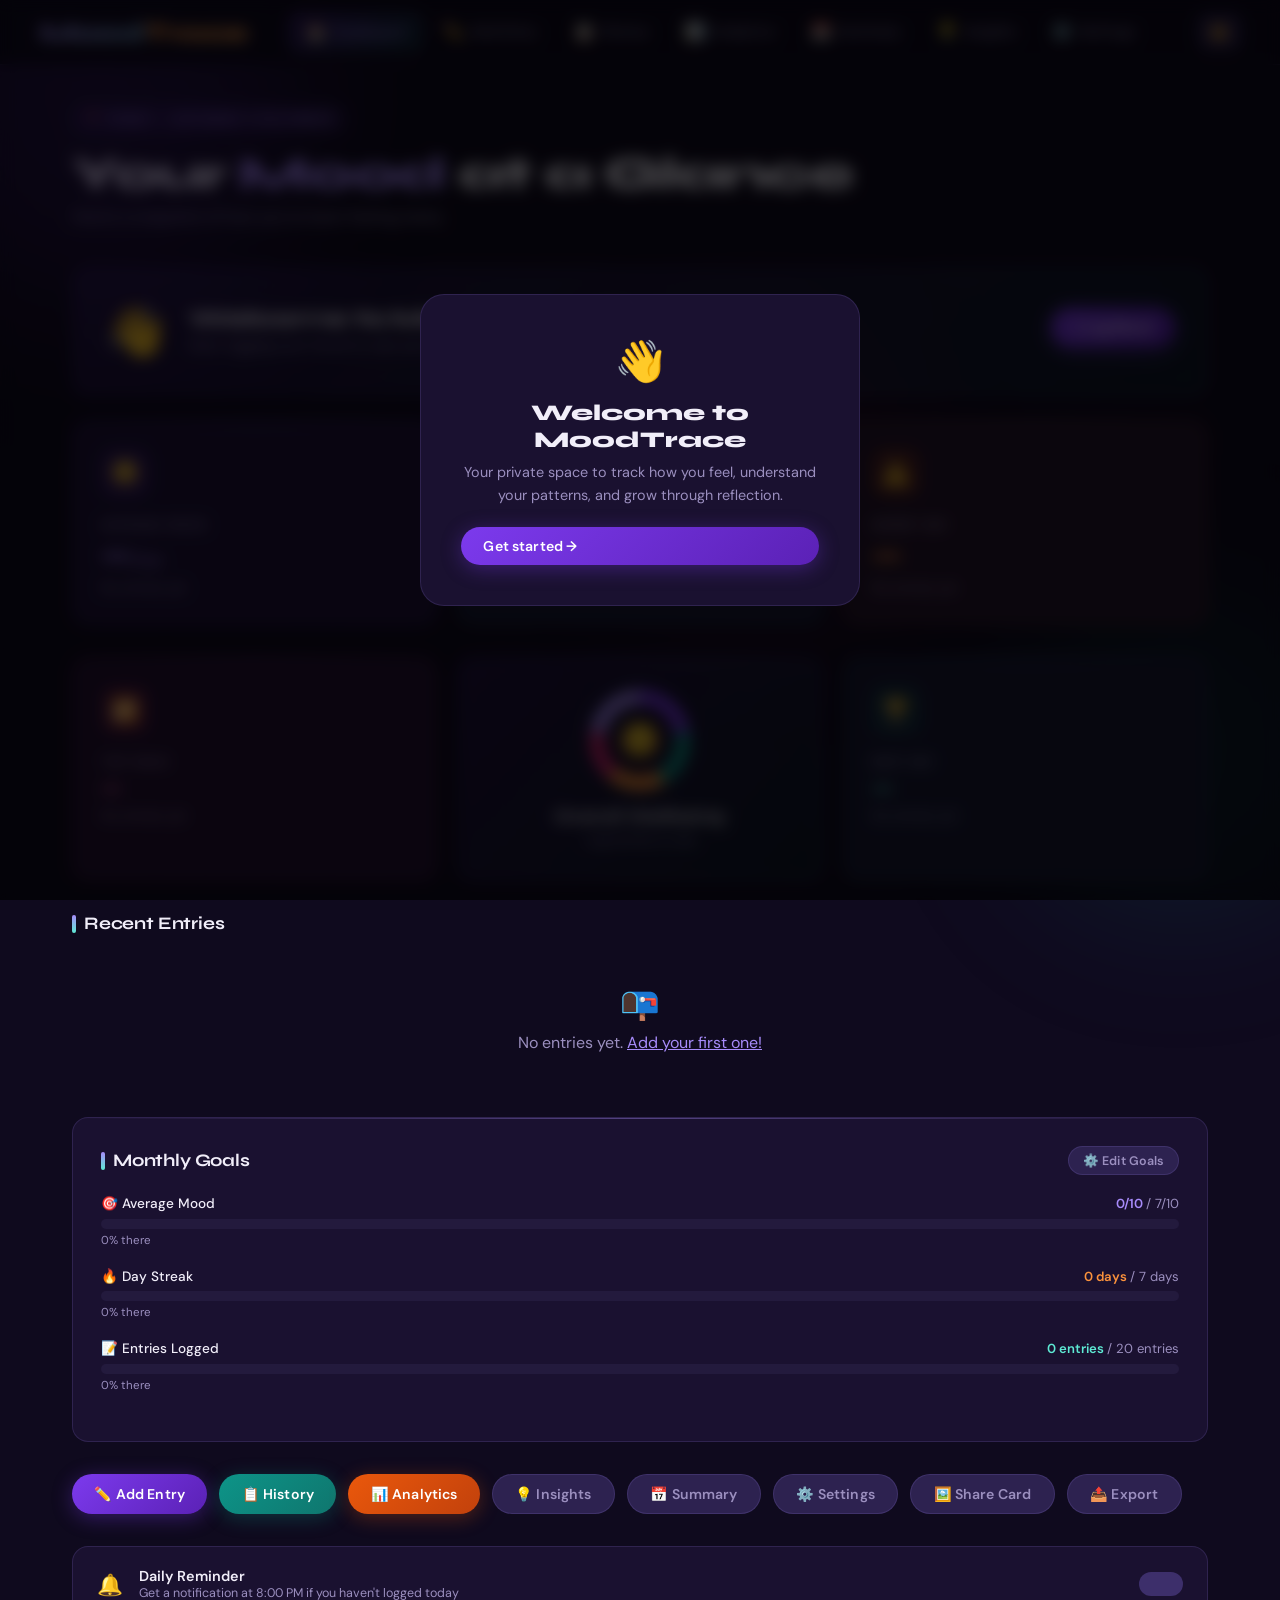
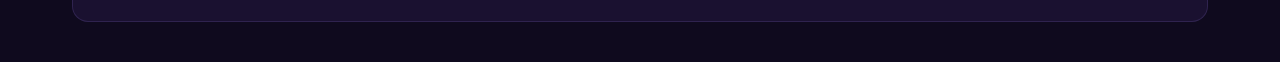
<file: index.html>
<!DOCTYPE html>
<html lang="en">
<head>
  <meta charset="UTF-8">
  <meta name="viewport" content="width=device-width, initial-scale=1.0">
  <title>MoodTrace – Dashboard</title>
  <link rel="manifest" href="manifest.json">
  <meta name="theme-color" content="#7C3AED">
  <link href="https://fonts.googleapis.com/css2?family=Syne:wght@400;500;600;700;800&family=DM+Sans:ital,wght@0,300;0,400;0,500;1,300&display=swap" rel="stylesheet">
  <link rel="stylesheet" href="styles.css">
</head>
<body data-page="dashboard">

<div class="ambient ambient-1"></div>
<div class="ambient ambient-2"></div>
<div class="ambient ambient-3"></div>

<!-- ─── ONBOARDING MODAL ─── -->
<div id="onboardingModal" style="display:none;position:fixed;inset:0;z-index:1000;background:rgba(0,0,0,0.7);backdrop-filter:blur(8px);align-items:center;justify-content:center;padding:1rem;overflow-y:auto">
  <div style="background:var(--bg2);border:1px solid var(--border);border-radius:24px;padding:2.5rem;max-width:440px;width:100%;text-align:center;margin:auto">

    <div id="onboardStep1">
      <div style="font-size:2.5rem;margin-bottom:0.75rem">👋</div>
      <h2 style="font-family:'Syne',sans-serif;font-weight:800;font-size:1.4rem;margin-bottom:0.5rem">Welcome to MoodTrace</h2>
      <p style="color:var(--text-muted);line-height:1.6;margin-bottom:1.25rem;font-size:0.9rem">Your private space to track how you feel, understand your patterns, and grow through reflection.</p>
      <button class="btn btn-primary" style="width:100%" onclick="nextOnboardingStep(2)">Get started →</button>
    </div>

    <div id="onboardStep2" style="display:none">
      <div style="font-size:2.5rem;margin-bottom:0.75rem">✏️</div>
      <h2 style="font-family:'Syne',sans-serif;font-weight:800;font-size:1.4rem;margin-bottom:0.5rem">Log your mood anytime</h2>
      <p style="color:var(--text-muted);line-height:1.6;margin-bottom:1.25rem;font-size:0.9rem">Pick an emoji, rate your intensity, choose a category, and write what's on your mind. You can log multiple times a day.</p>
      <button class="btn btn-primary" style="width:100%" onclick="nextOnboardingStep(3)">Next →</button>
    </div>

    <div id="onboardStep3" style="display:none">
      <div style="font-size:2.5rem;margin-bottom:0.75rem">📊</div>
      <h2 style="font-family:'Syne',sans-serif;font-weight:800;font-size:1.4rem;margin-bottom:0.5rem">Track what works for you</h2>
      <p style="color:var(--text-muted);line-height:1.6;margin-bottom:1.25rem;font-size:0.9rem">Log coping actions when you feel low. Over time, MoodTrace learns which ones actually help you most.</p>
      <button class="btn btn-primary" style="width:100%" onclick="nextOnboardingStep(4)">Next →</button>
    </div>

    <div id="onboardStep4" style="display:none">
      <div style="font-size:2.5rem;margin-bottom:0.75rem">✨</div>
      <h2 style="font-family:'Syne',sans-serif;font-weight:800;font-size:1.4rem;margin-bottom:0.5rem">Get a daily AI message</h2>
      <p style="color:var(--text-muted);line-height:1.6;margin-bottom:1.25rem;font-size:0.9rem">Every day, your dashboard shows a personalised message based on your mood entries — warm, honest, and just for you.</p>
      <button class="btn btn-primary" style="width:100%" onclick="finishOnboarding()">Let's go! 🚀</button>
    </div>

  </div>
</div>

<!-- ─── EDIT MODAL ─── -->
<div id="editModal" style="display:none;position:fixed;inset:0;z-index:999;background:rgba(0,0,0,0.7);backdrop-filter:blur(8px);align-items:center;justify-content:center;padding:1rem;overflow-y:auto">
  <div style="background:var(--bg2);border:1px solid var(--border);border-radius:20px;padding:2rem;max-width:500px;width:100%">
    <div style="display:flex;align-items:center;justify-content:space-between;margin-bottom:1.5rem">
      <h3 style="font-family:'Syne',sans-serif;font-weight:700">Edit Entry</h3>
      <button onclick="closeEditModal()" style="background:none;border:none;color:var(--text-muted);cursor:pointer;font-size:1.2rem">✕</button>
    </div>
    <input type="hidden" id="editEntryId">
    <div class="form-section">
      <label class="form-label">Mood</label>
      <div class="emoji-grid">
        <div class="emoji-option edit-emoji-option" data-emoji="😄" onclick="selectEditEmoji(this)">😄<div class="emoji-label">Great</div></div>
        <div class="emoji-option edit-emoji-option" data-emoji="😊" onclick="selectEditEmoji(this)">😊<div class="emoji-label">Good</div></div>
        <div class="emoji-option edit-emoji-option" data-emoji="😐" onclick="selectEditEmoji(this)">😐<div class="emoji-label">Meh</div></div>
        <div class="emoji-option edit-emoji-option" data-emoji="😟" onclick="selectEditEmoji(this)">😟<div class="emoji-label">Low</div></div>
        <div class="emoji-option edit-emoji-option" data-emoji="😤" onclick="selectEditEmoji(this)">😤<div class="emoji-label">Angry</div></div>
        <div class="emoji-option edit-emoji-option" data-emoji="😰" onclick="selectEditEmoji(this)">😰<div class="emoji-label">Anxious</div></div>
        <div class="emoji-option edit-emoji-option" data-emoji="😭" onclick="selectEditEmoji(this)">😭<div class="emoji-label">Awful</div></div>
        <div class="emoji-option edit-emoji-option" data-emoji="🤩" onclick="selectEditEmoji(this)">🤩<div class="emoji-label">Elated</div></div>
      </div>
    </div>
    <div class="form-section">
      <label class="form-label">Intensity</label>
      <div class="slider-row">
        <span>😶</span>
        <input type="range" id="editSlider" class="slider" min="1" max="10" value="7" oninput="document.getElementById('editSliderVal').textContent=this.value">
        <span>🤯</span>
        <div class="slider-val" id="editSliderVal">7</div>
      </div>
    </div>
    <div class="form-section">
      <label class="form-label">Category</label>
      <div class="category-chips">
        <div class="chip edit-chip" data-cat="work" onclick="selectEditChip(this,'work')">💼 Work</div>
        <div class="chip edit-chip" data-cat="money" onclick="selectEditChip(this,'money')">💰 Money</div>
        <div class="chip edit-chip" data-cat="rel" onclick="selectEditChip(this,'rel')">❤️ Relationships</div>
        <div class="chip edit-chip" data-cat="health" onclick="selectEditChip(this,'health')">🏃 Health</div>
        <div class="chip edit-chip" data-cat="school" onclick="selectEditChip(this,'school')">📚 School</div>
      </div>
    </div>
    <div class="form-section">
      <label class="form-label">Date & Time</label>
      <input type="datetime-local" id="editDatetime" class="form-input">
    </div>
    <div class="form-section">
      <label class="form-label">Description</label>
      <textarea id="editDescription" class="form-textarea" style="min-height:80px"></textarea>
    </div>
    <div style="display:flex;gap:0.75rem">
      <button class="btn btn-primary" onclick="saveEdit()" style="flex:1">💾 Save Changes</button>
      <button class="btn btn-ghost" onclick="closeEditModal()">Cancel</button>
    </div>
  </div>
</div>

<nav>
  <div class="nav-inner">
    <div class="logo">Mood<span>Trace</span></div>
    <ul class="nav-links">
      <li><a href="index.html" class="active"><span class="nav-icon">🏠</span><span class="label">Dashboard</span></a></li>
      <li><a href="add-entry.html"><span class="nav-icon">✏️</span><span class="label">Add Entry</span></a></li>
      <li><a href="history.html"><span class="nav-icon">📋</span><span class="label">History</span></a></li>
      <li><a href="analytics.html"><span class="nav-icon">📊</span><span class="label">Analytics</span></a></li>
      <li><a href="monthly.html"><span class="nav-icon">📅</span><span class="label">Summary</span></a></li>
      <li><a href="insights.html"><span class="nav-icon">💡</span><span class="label">Insights</span></a></li>
      <li><a href="settings.html"><span class="nav-icon">⚙️</span><span class="label">Settings</span></a></li>
    </ul>
    <button id="themeToggle" onclick="toggleTheme()" title="Toggle theme" style="margin-left:1rem;background:var(--surface);border:1px solid var(--border);border-radius:8px;padding:0.4rem 0.6rem;cursor:pointer;font-size:1rem;color:var(--text)">☀️</button>
  </div>
</nav>

<!-- ─── BOTTOM NAV (mobile only) ─── -->
<nav class="bottom-nav">
  <ul>
    <li><a href="index.html" class="active"><span class="bn-icon">🏠</span>Home</a></li>
    <li><a href="add-entry.html"><span class="bn-icon">✏️</span>Add</a></li>
    <li><a href="history.html"><span class="bn-icon">📋</span>History</a></li>
    <li><a href="analytics.html"><span class="bn-icon">📊</span>Analytics</a></li>
    <li><a href="monthly.html"><span class="bn-icon">📅</span>Summary</a></li>
  </ul>
</nav>

<div class="container">

  <div class="page-header">
    <div class="page-tag">📍 Today — <span id="todayLabel"></span></div>
    <h1 class="page-title">Your <span class="accent-purple">Mood</span> at a Glance</h1>
    <p class="page-subtitle">Here's a snapshot of how you've been feeling lately.</p>
  </div>

  <!-- Welcome banner -->
  <div class="welcome-banner">
    <div class="welcome-emoji">👋</div>
    <div class="welcome-text">
      <h2 id="welcomeMsg">Good to see you!</h2>
      <p id="welcomeSub">Start logging your mood to see your insights here.</p>
    </div>
    <div style="margin-left:auto;display:flex;flex-direction:column;align-items:flex-end;gap:0.5rem">
      <a href="add-entry.html" class="btn btn-primary">+ Log Mood</a>
      <span id="todayLogCount" style="font-size:0.75rem;color:var(--text-muted)"></span>
    </div>
  </div>

  <!-- AI Message Card -->
  <div id="aiMessageCard" style="display:none;background:linear-gradient(135deg,rgba(124,58,237,0.12),rgba(13,148,136,0.08));border:1px solid rgba(124,58,237,0.25);border-radius:var(--radius);padding:1.5rem;margin-bottom:1.5rem"></div>

  <!-- Stat Cards Row 1 -->
  <div class="grid-3 section-gap">
    <div class="card stat-card purple">
      <div class="stat-icon purple">😊</div>
      <div class="stat-label">Average Mood</div>
      <div class="stat-value purple" id="statAvgMood">—<span style="font-size:1rem;opacity:0.6">/10</span></div>
      <div class="stat-sub" id="statAvgSub">No entries yet</div>
    </div>
    <div class="card stat-card teal">
      <div class="stat-icon teal">📅</div>
      <div class="stat-label">Entries This Month</div>
      <div class="stat-value teal" id="statEntryCount">0</div>
      <div class="stat-sub" id="statStreakSub">No streak yet</div>
    </div>
    <div class="card stat-card orange">
      <div class="stat-icon orange">⚠️</div>
      <div class="stat-label">Worst Day</div>
      <div class="stat-value orange" id="statWorstDay">—</div>
      <div class="stat-sub" id="statWorstSub">No entries yet</div>
    </div>
  </div>

  <!-- Stat Cards Row 2 -->
  <div class="grid-3 section-gap">
    <div class="card stat-card pink">
      <div class="stat-icon pink">🔁</div>
      <div class="stat-label">Top Issue</div>
      <div class="stat-value pink" id="statTopIssue" style="font-size:1.4rem">—</div>
      <div class="stat-sub" id="statTopIssueSub">No entries yet</div>
    </div>
    <div class="card mood-ring-card">
      <div class="mood-ring"></div>
      <div class="mood-ring-label">Overall Wellbeing</div>
      <div class="mood-ring-sub" id="statWellbeing">Log entries to see</div>
    </div>
    <div class="card stat-card teal">
      <div class="stat-icon teal">🏆</div>
      <div class="stat-label">Best Day</div>
      <div class="stat-value teal" id="statBestDay" style="font-size:1.4rem">—</div>
      <div class="stat-sub" id="statBestSub">No entries yet</div>
    </div>
  </div>

  <!-- Recent Entries -->
  <div class="section-gap">
    <div class="section-title">Recent Entries</div>
    <div id="recentEntries">
      <div style="text-align:center;padding:2rem;color:var(--text-muted)">
        <div style="font-size:2rem;margin-bottom:0.5rem">📭</div>
        <p>No entries yet. <a href="add-entry.html" style="color:var(--purple-light)">Add your first one!</a></p>
      </div>
    </div>
  </div>

  <!-- Goals -->
  <div class="card section-gap" style="padding:1.75rem">
    <div id="goalsSection"></div>
  </div>

  <div class="quick-actions">
    <a href="add-entry.html"  class="btn btn-primary">✏️ Add Entry</a>
    <a href="history.html"    class="btn btn-teal">📋 History</a>
    <a href="analytics.html"  class="btn btn-orange">📊 Analytics</a>
    <a href="insights.html"   class="btn btn-ghost">💡 Insights</a>
    <a href="monthly.html"    class="btn btn-ghost">📅 Summary</a>
    <a href="settings.html"   class="btn btn-ghost">⚙️ Settings</a>
    <button class="btn btn-ghost" onclick="generateShareCard()">🖼️ Share Card</button>
    <button class="btn btn-ghost" onclick="exportCSV()">📤 Export</button>
  </div>

  <!-- Reminder toggle -->
  <div style="margin-top:2rem;padding:1.25rem 1.5rem;background:var(--bg2);border:1px solid var(--border);border-radius:var(--radius);display:flex;align-items:center;gap:1rem">
    <span style="font-size:1.3rem">🔔</span>
    <div style="flex:1">
      <div style="font-weight:600;font-size:0.9rem">Daily Reminder</div>
      <div style="font-size:0.78rem;color:var(--text-muted)">Get a notification at 8:00 PM if you haven't logged today</div>
    </div>
    <label style="position:relative;display:inline-block;width:44px;height:24px">
      <input type="checkbox" id="reminderToggle" style="opacity:0;width:0;height:0">
      <span style="position:absolute;cursor:pointer;inset:0;background:var(--surface2);border-radius:24px;transition:0.3s" id="reminderSlider"></span>
    </label>
  </div>

</div>

<script src="app.js"></script>
<script>
  // Style the reminder toggle
  const toggle = document.getElementById('reminderToggle');
  const sliderEl = document.getElementById('reminderSlider');
  function updateToggleStyle() {
    sliderEl.style.background = toggle.checked ? 'var(--purple)' : 'var(--surface2)';
  }
  toggle.addEventListener('change', updateToggleStyle);
  updateToggleStyle();
</script>
</body>
</html>
</file>
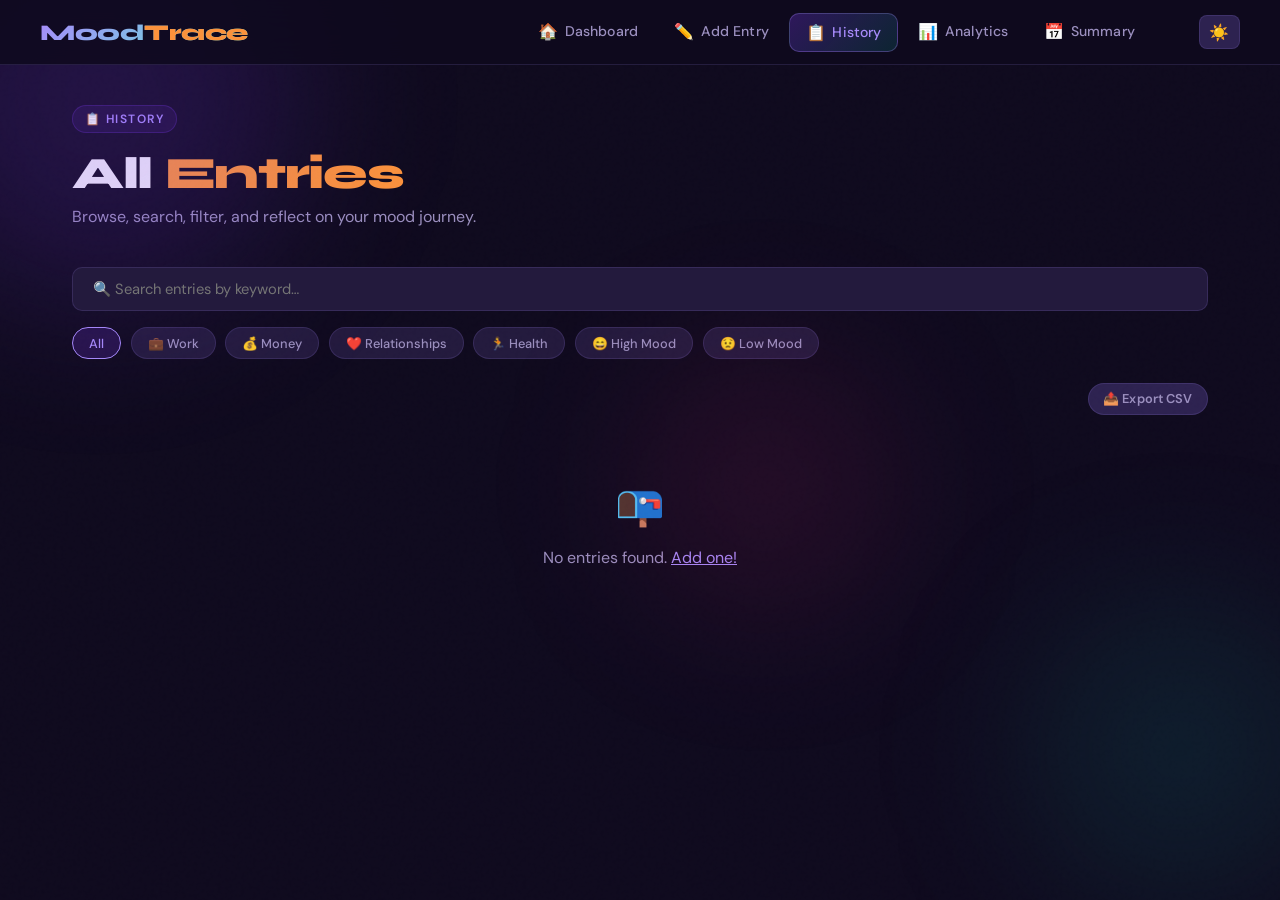
<file: history.html>
<!DOCTYPE html>
<html lang="en">
<head>
  <meta charset="UTF-8">
  <meta name="viewport" content="width=device-width, initial-scale=1.0">
  <title>MoodTrace – History</title>
  <link rel="manifest" href="manifest.json">
  <link href="https://fonts.googleapis.com/css2?family=Syne:wght@400;500;600;700;800&family=DM+Sans:ital,wght@0,300;0,400;0,500;1,300&display=swap" rel="stylesheet">
  <link rel="stylesheet" href="styles.css">
</head>
<body data-page="history">

<div class="ambient ambient-1"></div>
<div class="ambient ambient-2"></div>
<div class="ambient ambient-3"></div>

<!-- Edit Modal -->
<div id="editModal" style="display:none;position:fixed;inset:0;z-index:999;background:rgba(0,0,0,0.7);backdrop-filter:blur(8px);align-items:center;justify-content:center;padding:1rem;overflow-y:auto">
  <div style="background:var(--bg2);border:1px solid var(--border);border-radius:20px;padding:2rem;max-width:500px;width:100%">
    <div style="display:flex;align-items:center;justify-content:space-between;margin-bottom:1.5rem">
      <h3 style="font-family:'Syne',sans-serif;font-weight:700">Edit Entry</h3>
      <button onclick="closeEditModal()" style="background:none;border:none;color:var(--text-muted);cursor:pointer;font-size:1.2rem">✕</button>
    </div>
    <input type="hidden" id="editEntryId">
    <div class="form-section">
      <label class="form-label">Mood</label>
      <div class="emoji-grid">
        <div class="emoji-option edit-emoji-option" data-emoji="😄" onclick="selectEditEmoji(this)">😄<div class="emoji-label">Great</div></div>
        <div class="emoji-option edit-emoji-option" data-emoji="😊" onclick="selectEditEmoji(this)">😊<div class="emoji-label">Good</div></div>
        <div class="emoji-option edit-emoji-option" data-emoji="😐" onclick="selectEditEmoji(this)">😐<div class="emoji-label">Meh</div></div>
        <div class="emoji-option edit-emoji-option" data-emoji="😟" onclick="selectEditEmoji(this)">😟<div class="emoji-label">Low</div></div>
        <div class="emoji-option edit-emoji-option" data-emoji="😤" onclick="selectEditEmoji(this)">😤<div class="emoji-label">Angry</div></div>
        <div class="emoji-option edit-emoji-option" data-emoji="😰" onclick="selectEditEmoji(this)">😰<div class="emoji-label">Anxious</div></div>
        <div class="emoji-option edit-emoji-option" data-emoji="😭" onclick="selectEditEmoji(this)">😭<div class="emoji-label">Awful</div></div>
        <div class="emoji-option edit-emoji-option" data-emoji="🤩" onclick="selectEditEmoji(this)">🤩<div class="emoji-label">Elated</div></div>
      </div>
    </div>
    <div class="form-section">
      <label class="form-label">Intensity</label>
      <div class="slider-row">
        <span>😶</span>
        <input type="range" id="editSlider" class="slider" min="1" max="10" value="7" oninput="document.getElementById('editSliderVal').textContent=this.value">
        <span>🤯</span>
        <div class="slider-val" id="editSliderVal">7</div>
      </div>
    </div>
    <div class="form-section">
      <label class="form-label">Category</label>
      <div class="category-chips">
        <div class="chip edit-chip" data-cat="work" onclick="selectEditChip(this,'work')">💼 Work</div>
        <div class="chip edit-chip" data-cat="money" onclick="selectEditChip(this,'money')">💰 Money</div>
        <div class="chip edit-chip" data-cat="rel" onclick="selectEditChip(this,'rel')">❤️ Relationships</div>
        <div class="chip edit-chip" data-cat="health" onclick="selectEditChip(this,'health')">🏃 Health</div>
      </div>
    </div>
    <div class="form-section">
      <label class="form-label">Date & Time</label>
      <input type="datetime-local" id="editDatetime" class="form-input">
    </div>
    <div class="form-section">
      <label class="form-label">Description</label>
      <textarea id="editDescription" class="form-textarea" style="min-height:80px"></textarea>
    </div>
    <div style="display:flex;gap:0.75rem">
      <button class="btn btn-primary" onclick="saveEdit()" style="flex:1">💾 Save Changes</button>
      <button class="btn btn-ghost" onclick="closeEditModal()">Cancel</button>
    </div>
  </div>
</div>

<nav>
  <div class="nav-inner">
    <div class="logo">Mood<span>Trace</span></div>
    <ul class="nav-links">
      <li><a href="index.html"><span class="nav-icon">🏠</span><span class="label">Dashboard</span></a></li>
      <li><a href="add-entry.html"><span class="nav-icon">✏️</span><span class="label">Add Entry</span></a></li>
      <li><a href="history.html" class="active"><span class="nav-icon">📋</span><span class="label">History</span></a></li>
      <li><a href="analytics.html"><span class="nav-icon">📊</span><span class="label">Analytics</span></a></li>
      <li><a href="monthly.html"><span class="nav-icon">📅</span><span class="label">Summary</span></a></li>
    </ul>
    <button id="themeToggle" onclick="toggleTheme()" style="margin-left:1rem;background:var(--surface);border:1px solid var(--border);border-radius:8px;padding:0.4rem 0.6rem;cursor:pointer;font-size:1rem;color:var(--text)">☀️</button>
  </div>
</nav>

<div class="container">
  <div class="page-header">
    <div class="page-tag">📋 History</div>
    <h1 class="page-title">All <span class="accent-orange">Entries</span></h1>
    <p class="page-subtitle">Browse, search, filter, and reflect on your mood journey.</p>
  </div>

  <!-- Search -->
  <div style="margin-bottom:1rem;position:relative">
    <input id="searchInput" type="text" class="form-input" placeholder="🔍 Search entries by keyword…" style="width:100%;padding-left:1.25rem">
  </div>

  <!-- Filters -->
  <div class="history-filters">
    <div class="filter-chip active" data-filter="all">All</div>
    <div class="filter-chip" data-filter="work">💼 Work</div>
    <div class="filter-chip" data-filter="money">💰 Money</div>
    <div class="filter-chip" data-filter="rel">❤️ Relationships</div>
    <div class="filter-chip" data-filter="health">🏃 Health</div>
    <div class="filter-chip" data-filter="high">😄 High Mood</div>
    <div class="filter-chip" data-filter="low">😟 Low Mood</div>
  </div>

  <div style="display:flex;align-items:center;justify-content:space-between;margin-bottom:1rem">
    <p id="entryCount" style="font-size:0.82rem;color:var(--text-muted)"></p>
    <button class="btn btn-ghost" style="font-size:0.8rem;padding:0.4rem 0.9rem" onclick="exportCSV()">📤 Export CSV</button>
  </div>

  <div id="historyList"></div>
</div>

<script src="app.js"></script>
</body>
</html>
</file>
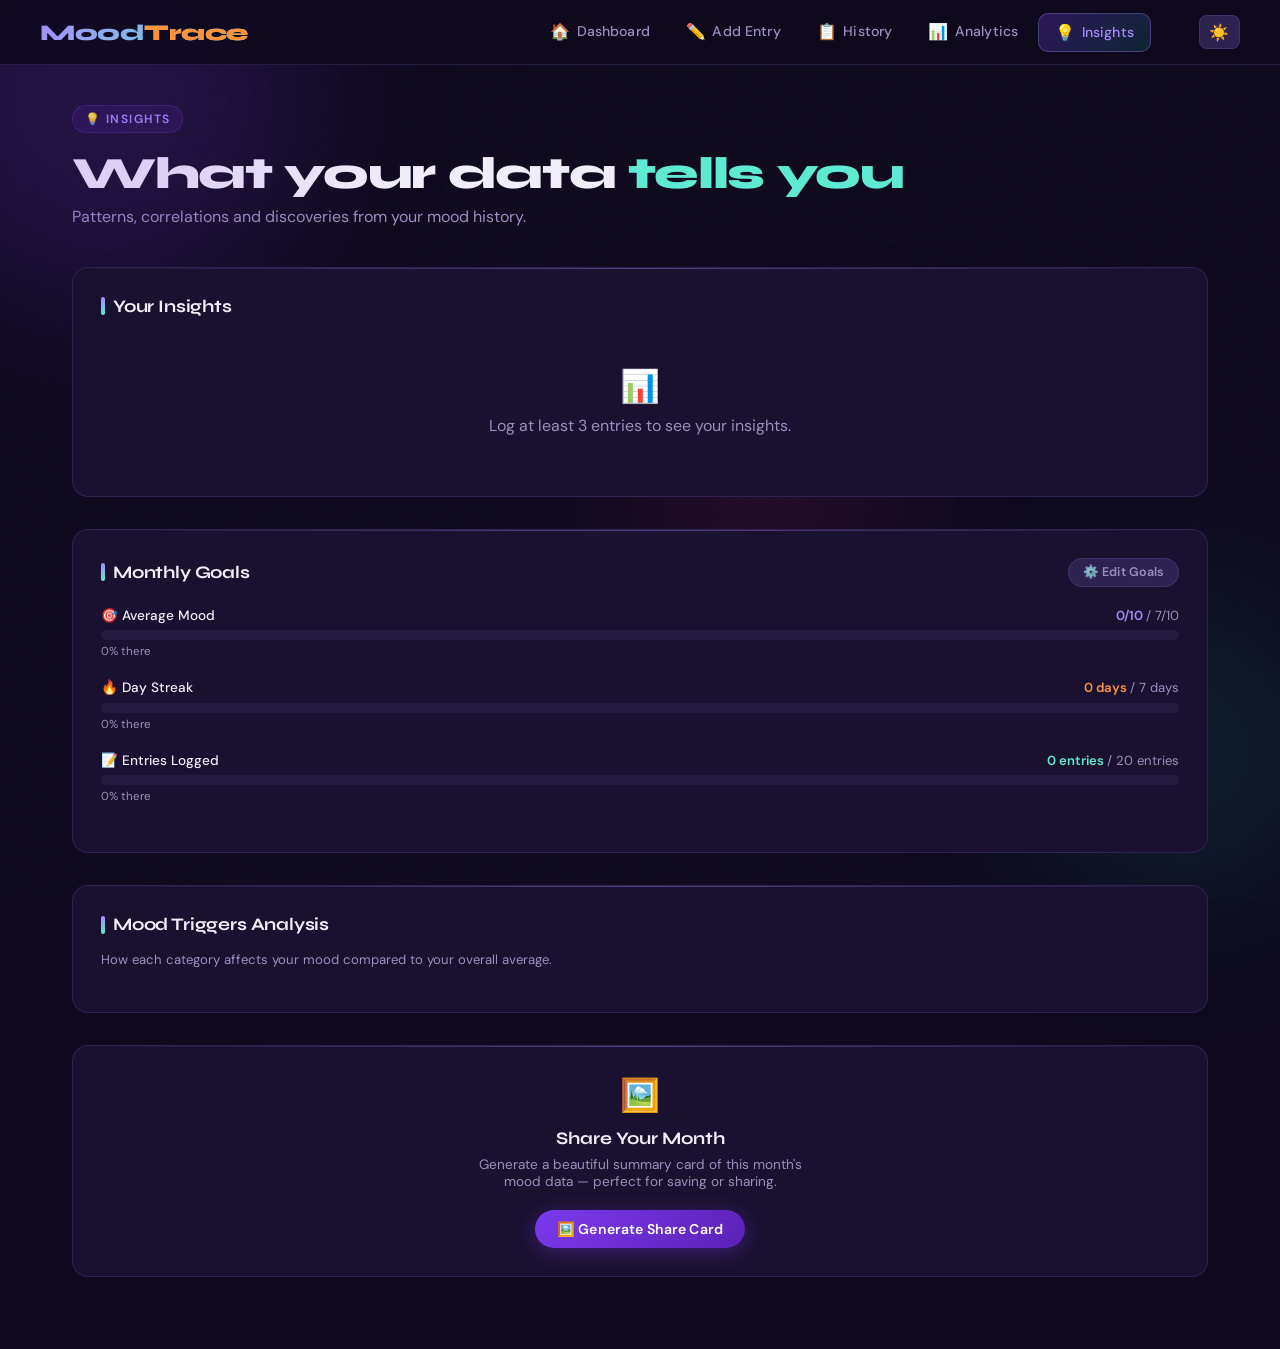
<file: insights.html>
<!DOCTYPE html>
<html lang="en">
<head>
  <meta charset="UTF-8">
  <meta name="viewport" content="width=device-width, initial-scale=1.0">
  <title>MoodTrace – Insights</title>
  <link rel="manifest" href="manifest.json">
  <link href="https://fonts.googleapis.com/css2?family=Syne:wght@400;500;600;700;800&family=DM+Sans:ital,wght@0,300;0,400;0,500;1,300&display=swap" rel="stylesheet">
  <link rel="stylesheet" href="styles.css">
</head>
<body data-page="insights">

<div class="ambient ambient-1"></div>
<div class="ambient ambient-2"></div>
<div class="ambient ambient-3"></div>

<nav>
  <div class="nav-inner">
    <div class="logo">Mood<span>Trace</span></div>
    <ul class="nav-links">
      <li><a href="index.html"><span class="nav-icon">🏠</span><span class="label">Dashboard</span></a></li>
      <li><a href="add-entry.html"><span class="nav-icon">✏️</span><span class="label">Add Entry</span></a></li>
      <li><a href="history.html"><span class="nav-icon">📋</span><span class="label">History</span></a></li>
      <li><a href="analytics.html"><span class="nav-icon">📊</span><span class="label">Analytics</span></a></li>
      <li><a href="insights.html" class="active"><span class="nav-icon">💡</span><span class="label">Insights</span></a></li>
    </ul>
    <button id="themeToggle" onclick="toggleTheme()" style="margin-left:1rem;background:var(--surface);border:1px solid var(--border);border-radius:8px;padding:0.4rem 0.6rem;cursor:pointer;font-size:1rem;color:var(--text)">☀️</button>
  </div>
</nav>

<div class="container">

  <div class="page-header">
    <div class="page-tag">💡 Insights</div>
    <h1 class="page-title">What your data <span class="accent-teal">tells you</span></h1>
    <p class="page-subtitle">Patterns, correlations and discoveries from your mood history.</p>
  </div>

  <!-- Data Insights -->
  <div class="card section-gap" style="padding:1.75rem">
    <div class="section-title">Your Insights</div>
    <div id="insightsSection"></div>
  </div>

  <!-- Goals -->
  <div class="card section-gap" style="padding:1.75rem">
    <div id="goalsSection"></div>
  </div>

  <!-- Mood Triggers Table -->
  <div class="card section-gap" style="padding:1.75rem">
    <div class="section-title">Mood Triggers Analysis</div>
    <p style="font-size:0.82rem;color:var(--text-muted);margin-bottom:1rem">How each category affects your mood compared to your overall average.</p>
    <div id="triggersSection"></div>
  </div>

  <!-- Share Card -->
  <div class="card section-gap" style="padding:1.75rem;text-align:center">
    <div style="font-size:2rem;margin-bottom:0.75rem">🖼️</div>
    <div style="font-family:'Syne',sans-serif;font-weight:700;font-size:1.1rem;margin-bottom:0.4rem">Share Your Month</div>
    <p style="font-size:0.85rem;color:var(--text-muted);margin-bottom:1.25rem;max-width:360px;margin-left:auto;margin-right:auto">Generate a beautiful summary card of this month's mood data — perfect for saving or sharing.</p>
    <button class="btn btn-primary" onclick="generateShareCard()">🖼️ Generate Share Card</button>
  </div>

  <!-- App Rating -->
  <div id="appRatingWidget" style="display:none" class="card" style="padding:1.75rem;text-align:center">
    <div style="padding:1.75rem;text-align:center">
      <div style="font-size:1.5rem;margin-bottom:0.5rem">How are you finding MoodTrace?</div>
      <div style="font-size:0.85rem;color:var(--text-muted);margin-bottom:1rem">Your rating helps improve the app</div>
      <div id="ratingStars" style="display:flex;justify-content:center;gap:0.5rem;margin-bottom:0.75rem">
        <span class="rating-star" data-val="1" style="font-size:2rem;cursor:pointer;transition:transform 0.15s" onmouseover="this.style.transform='scale(1.2)'" onmouseout="this.style.transform='scale(1)'">☆</span>
        <span class="rating-star" data-val="2" style="font-size:2rem;cursor:pointer;transition:transform 0.15s" onmouseover="this.style.transform='scale(1.2)'" onmouseout="this.style.transform='scale(1)'">☆</span>
        <span class="rating-star" data-val="3" style="font-size:2rem;cursor:pointer;transition:transform 0.15s" onmouseover="this.style.transform='scale(1.2)'" onmouseout="this.style.transform='scale(1)'">☆</span>
        <span class="rating-star" data-val="4" style="font-size:2rem;cursor:pointer;transition:transform 0.15s" onmouseover="this.style.transform='scale(1.2)'" onmouseout="this.style.transform='scale(1)'">☆</span>
        <span class="rating-star" data-val="5" style="font-size:2rem;cursor:pointer;transition:transform 0.15s" onmouseover="this.style.transform='scale(1.2)'" onmouseout="this.style.transform='scale(1)'">☆</span>
      </div>
      <div id="ratingThanks" style="display:none;color:var(--teal-light);font-weight:600">Thank you! 🙏</div>
    </div>
  </div>

</div>

<script src="app.js"></script>
</body>
</html>
</file>
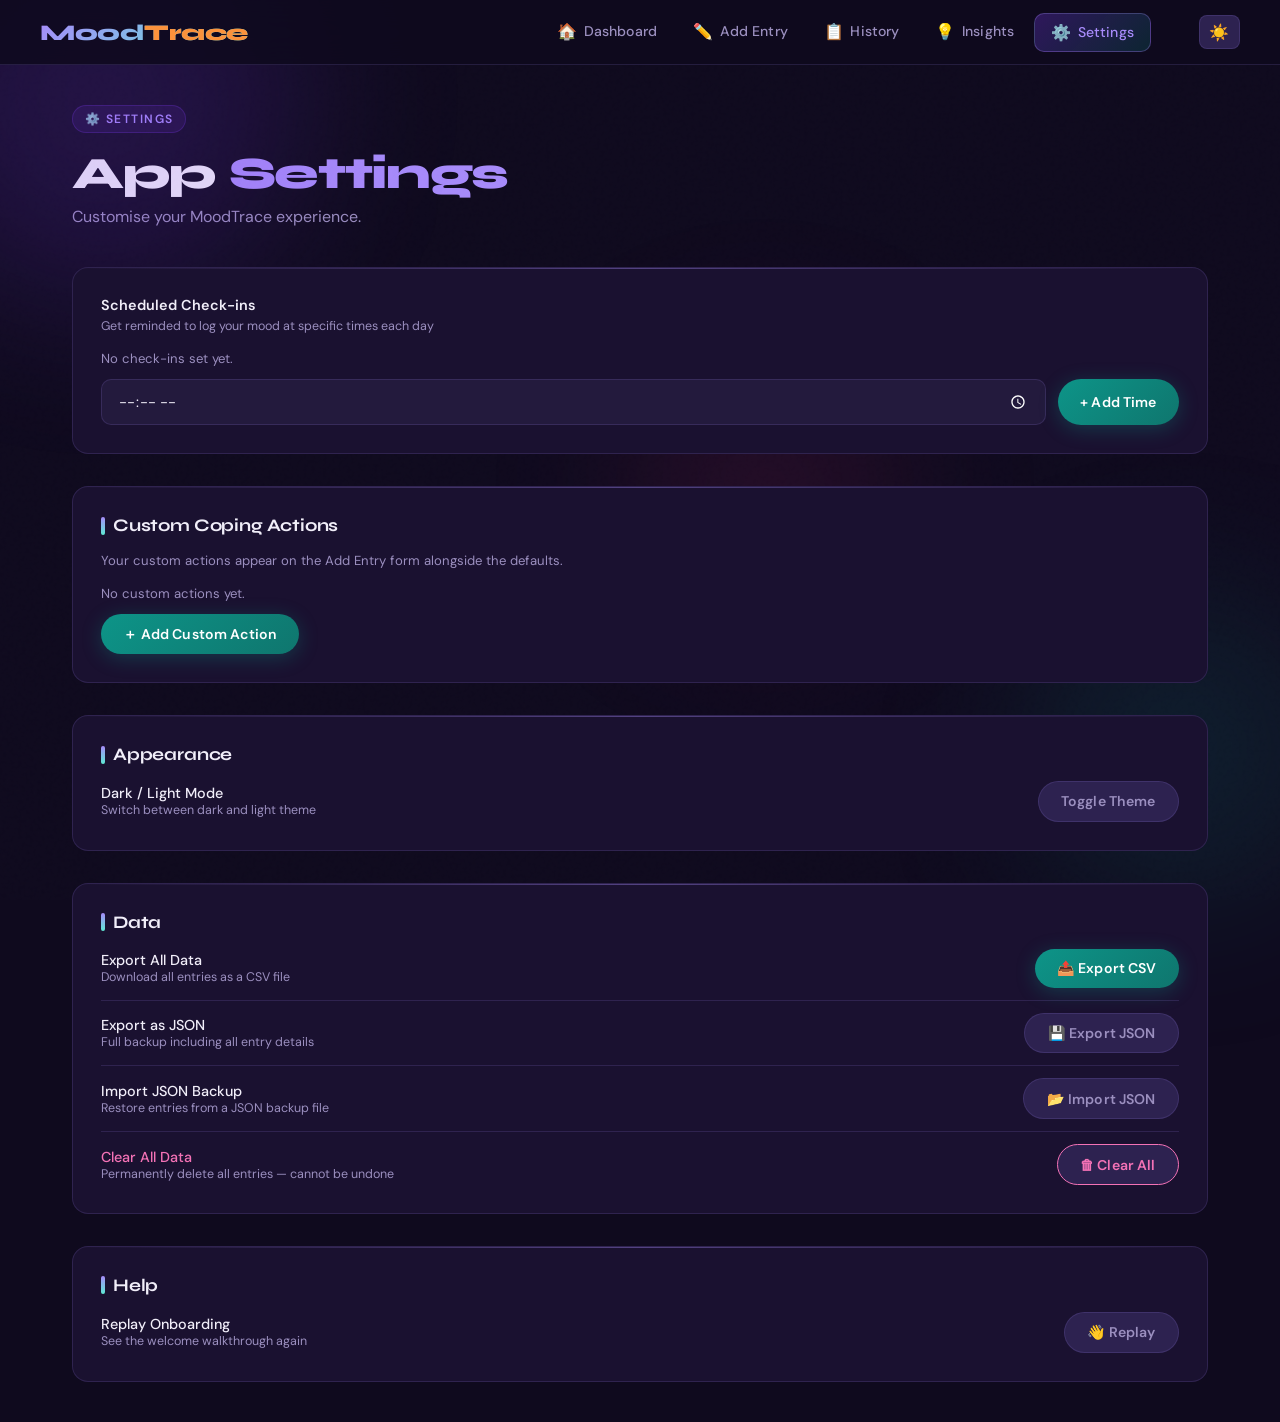
<file: settings.html>
<!DOCTYPE html>
<html lang="en">
<head>
  <meta charset="UTF-8">
  <meta name="viewport" content="width=device-width, initial-scale=1.0">
  <title>MoodTrace – Settings</title>
  <link rel="manifest" href="manifest.json">
  <link href="https://fonts.googleapis.com/css2?family=Syne:wght@400;500;600;700;800&family=DM+Sans:ital,wght@0,300;0,400;0,500;1,300&display=swap" rel="stylesheet">
  <link rel="stylesheet" href="styles.css">
</head>
<body data-page="settings">

<div class="ambient ambient-1"></div>
<div class="ambient ambient-2"></div>
<div class="ambient ambient-3"></div>

<nav>
  <div class="nav-inner">
    <div class="logo">Mood<span>Trace</span></div>
    <ul class="nav-links">
      <li><a href="index.html"><span class="nav-icon">🏠</span><span class="label">Dashboard</span></a></li>
      <li><a href="add-entry.html"><span class="nav-icon">✏️</span><span class="label">Add Entry</span></a></li>
      <li><a href="history.html"><span class="nav-icon">📋</span><span class="label">History</span></a></li>
      <li><a href="insights.html"><span class="nav-icon">💡</span><span class="label">Insights</span></a></li>
      <li><a href="settings.html" class="active"><span class="nav-icon">⚙️</span><span class="label">Settings</span></a></li>
    </ul>
    <button id="themeToggle" onclick="toggleTheme()" style="margin-left:1rem;background:var(--surface);border:1px solid var(--border);border-radius:8px;padding:0.4rem 0.6rem;cursor:pointer;font-size:1rem;color:var(--text)">☀️</button>
  </div>
</nav>

<div class="container">

  <div class="page-header">
    <div class="page-tag">⚙️ Settings</div>
    <h1 class="page-title">App <span class="accent-purple">Settings</span></h1>
    <p class="page-subtitle">Customise your MoodTrace experience.</p>
  </div>

  <!-- Scheduled Check-ins -->
  <div class="card section-gap" style="padding:1.75rem">
    <div id="checkInManager"></div>
  </div>

  <!-- Custom Coping Actions -->
  <div class="card section-gap" style="padding:1.75rem">
    <div class="section-title">Custom Coping Actions</div>
    <p style="font-size:0.82rem;color:var(--text-muted);margin-bottom:1rem">Your custom actions appear on the Add Entry form alongside the defaults.</p>
    <div id="customCopingList"></div>
    <button class="btn btn-teal" onclick="openCustomCopingEditor()" style="margin-top:0.75rem">＋ Add Custom Action</button>
  </div>

  <!-- Theme -->
  <div class="card section-gap" style="padding:1.75rem">
    <div class="section-title">Appearance</div>
    <div style="display:flex;align-items:center;justify-content:space-between;margin-top:0.75rem">
      <div>
        <div style="font-weight:500;font-size:0.9rem">Dark / Light Mode</div>
        <div style="font-size:0.78rem;color:var(--text-muted)">Switch between dark and light theme</div>
      </div>
      <button class="btn btn-ghost" onclick="toggleTheme()" id="themeBtn">Toggle Theme</button>
    </div>
  </div>

  <!-- Data Management -->
  <div class="card section-gap" style="padding:1.75rem">
    <div class="section-title">Data</div>
    <div style="display:flex;flex-direction:column;gap:0.75rem;margin-top:0.75rem">
      <div style="display:flex;align-items:center;justify-content:space-between;flex-wrap:wrap;gap:0.75rem">
        <div>
          <div style="font-weight:500;font-size:0.9rem">Export All Data</div>
          <div style="font-size:0.78rem;color:var(--text-muted)">Download all entries as a CSV file</div>
        </div>
        <button class="btn btn-teal" onclick="exportCSV()">📤 Export CSV</button>
      </div>
      <div style="border-top:1px solid var(--border);padding-top:0.75rem;display:flex;align-items:center;justify-content:space-between;flex-wrap:wrap;gap:0.75rem">
        <div>
          <div style="font-weight:500;font-size:0.9rem">Export as JSON</div>
          <div style="font-size:0.78rem;color:var(--text-muted)">Full backup including all entry details</div>
        </div>
        <button class="btn btn-ghost" onclick="exportJSON()">💾 Export JSON</button>
      </div>
      <div style="border-top:1px solid var(--border);padding-top:0.75rem;display:flex;align-items:center;justify-content:space-between;flex-wrap:wrap;gap:0.75rem">
        <div>
          <div style="font-weight:500;font-size:0.9rem">Import JSON Backup</div>
          <div style="font-size:0.78rem;color:var(--text-muted)">Restore entries from a JSON backup file</div>
        </div>
        <label class="btn btn-ghost" style="cursor:pointer">
          📂 Import JSON
          <input type="file" accept=".json" onchange="importJSON(this)" style="display:none">
        </label>
      </div>
      <div style="border-top:1px solid var(--border);padding-top:0.75rem;display:flex;align-items:center;justify-content:space-between;flex-wrap:wrap;gap:0.75rem">
        <div>
          <div style="font-weight:500;font-size:0.9rem;color:var(--pink-light)">Clear All Data</div>
          <div style="font-size:0.78rem;color:var(--text-muted)">Permanently delete all entries — cannot be undone</div>
        </div>
        <button class="btn btn-ghost" style="border-color:var(--pink-light);color:var(--pink-light)" onclick="clearAllData()">🗑 Clear All</button>
      </div>
    </div>
  </div>

  <!-- Reset Onboarding -->
  <div class="card" style="padding:1.75rem">
    <div class="section-title">Help</div>
    <div style="display:flex;align-items:center;justify-content:space-between;margin-top:0.75rem;flex-wrap:wrap;gap:0.75rem">
      <div>
        <div style="font-weight:500;font-size:0.9rem">Replay Onboarding</div>
        <div style="font-size:0.78rem;color:var(--text-muted)">See the welcome walkthrough again</div>
      </div>
      <button class="btn btn-ghost" onclick="localStorage.removeItem('moodtrace_onboarded'); window.location.href='index.html'">👋 Replay</button>
    </div>
  </div>

</div>

<script src="app.js"></script>
<script>
  // Export JSON
  function exportJSON() {
    const data = {
      entries: getEntries(),
      goals: getGoals(),
      customCoping: getCustomCopingActions(),
      exportedAt: new Date().toISOString()
    };
    downloadFile('moodtrace-backup.json', JSON.stringify(data, null, 2), 'application/json');
  }

  // Import JSON
  function importJSON(input) {
    const file = input.files[0];
    if (!file) return;
    const reader = new FileReader();
    reader.onload = e => {
      try {
        const data = JSON.parse(e.target.result);
        if (!Array.isArray(data.entries)) { alert('Invalid backup file.'); return; }
        if (!confirm(`Import ${data.entries.length} entries? This will merge with your existing data.`)) return;
        const existing = getEntries();
        const existingIds = new Set(existing.map(e => e.id));
        const merged = [...data.entries.filter(e => !existingIds.has(e.id)), ...existing];
        saveEntries(merged);
        if (data.goals) saveGoals(data.goals);
        if (data.customCoping) saveCustomCopingActions(data.customCoping);
        alert(`✅ Imported ${data.entries.length} entries successfully!`);
      } catch { alert('Failed to read file. Make sure it is a valid MoodTrace JSON backup.'); }
    };
    reader.readAsText(file);
  }

  // Clear all data
  function clearAllData() {
    if (!confirm('Are you sure? This will permanently delete ALL your entries and cannot be undone.')) return;
    if (!confirm('Last chance — delete everything?')) return;
    localStorage.removeItem('moodtrace_entries');
    localStorage.removeItem('moodtrace_goals');
    localStorage.removeItem('moodtrace_ai_msg');
    alert('All data cleared.');
    window.location.href = 'index.html';
  }

  // Render custom coping list
  function renderCustomList() {
    const list   = document.getElementById('customCopingList');
    const custom = getCustomCopingActions();
    if (!list) return;
    if (!custom.length) { list.innerHTML = '<div style="font-size:0.82rem;color:var(--text-muted)">No custom actions yet.</div>'; return; }
    list.innerHTML = custom.map((a, i) => `
      <div style="display:flex;align-items:center;gap:0.75rem;padding:0.6rem 1rem;background:var(--bg3);border:1px solid var(--border);border-radius:var(--radius-sm);margin-bottom:0.5rem">
        <span style="flex:1;font-size:0.88rem">${escHtml(a.label)}</span>
        <button onclick="removeCustomCoping(${i})" style="background:none;border:none;color:var(--text-muted);cursor:pointer;font-size:0.78rem" onmouseover="this.style.color='var(--pink-light)'" onmouseout="this.style.color='var(--text-muted)'">✕ remove</button>
      </div>`).join('');
  }

  function removeCustomCoping(index) {
    const custom = getCustomCopingActions();
    custom.splice(index, 1);
    saveCustomCopingActions(custom);
    renderCustomList();
  }

  renderCustomList();
</script>
</body>
</html>
</file>
<file: styles.css>
:root {
    --purple: #7C3AED;
    --purple-light: #A78BFA;
    --purple-pale: #F5F3FF;
    --teal: #0D9488;
    --teal-light: #5EEAD4;
    --teal-pale: #F0FDFA;
    --orange: #EA580C;
    --orange-light: #FB923C;
    --orange-pale: #FFF7ED;
    --pink: #DB2777;
    --pink-light: #F472B6;
    --pink-pale: #FDF2F8;
    --bg: #0F0A1E;
    --bg2: #1A1130;
    --bg3: #231A3D;
    --surface: #2D2250;
    --surface2: #3D2F6B;
    --text: #F1EEF9;
    --text-muted: #9B8FBF;
    --border: rgba(167,139,250,0.15);
    --glow-purple: 0 0 40px rgba(124,58,237,0.3);
    --glow-teal: 0 0 40px rgba(13,148,136,0.3);
    --radius: 16px;
    --radius-sm: 10px;
  }

  * { margin: 0; padding: 0; box-sizing: border-box; }

  body {
    font-family: 'DM Sans', sans-serif;
    background: var(--bg);
    color: var(--text);
    min-height: 100vh;
    overflow-x: hidden;
  }

  /* ─── NOISE TEXTURE OVERLAY ─── */
  body::before {
    content: '';
    position: fixed;
    inset: 0;
    background-image: url("data:image/svg+xml,%3Csvg viewBox='0 0 256 256' xmlns='http://www.w3.org/2000/svg'%3E%3Cfilter id='noise'%3E%3CfeTurbulence type='fractalNoise' baseFrequency='0.9' numOctaves='4' stitchTiles='stitch'/%3E%3C/filter%3E%3Crect width='100%25' height='100%25' filter='url(%23noise)' opacity='0.04'/%3E%3C/svg%3E");
    pointer-events: none;
    z-index: 0;
    opacity: 0.4;
  }

  /* ─── AMBIENT GLOW BLOBS ─── */
  .ambient {
    position: fixed;
    border-radius: 50%;
    filter: blur(80px);
    pointer-events: none;
    z-index: 0;
    animation: drift 12s ease-in-out infinite alternate;
  }
  .ambient-1 { width: 400px; height: 400px; background: rgba(124,58,237,0.18); top: -100px; left: -100px; animation-delay: 0s; }
  .ambient-2 { width: 300px; height: 300px; background: rgba(13,148,136,0.15); bottom: 0; right: -50px; animation-delay: -4s; }
  .ambient-3 { width: 250px; height: 250px; background: rgba(219,39,119,0.12); top: 40%; left: 50%; animation-delay: -8s; }

  @keyframes drift {
    from { transform: translate(0,0) scale(1); }
    to { transform: translate(30px, 20px) scale(1.1); }
  }

  /* ─── NAV ─── */
  nav {
    position: sticky;
    top: 0;
    z-index: 100;
    backdrop-filter: blur(20px);
    background: rgba(15,10,30,0.85);
    border-bottom: 1px solid var(--border);
    padding: 0 2rem;
  }

  .nav-inner {
    max-width: 1200px;
    margin: 0 auto;
    display: flex;
    align-items: center;
    gap: 2rem;
    height: 64px;
  }

  .logo {
    font-family: 'Syne', sans-serif;
    font-weight: 800;
    font-size: 1.4rem;
    letter-spacing: -0.02em;
    background: linear-gradient(135deg, var(--purple-light), var(--teal-light));
    -webkit-background-clip: text;
    -webkit-text-fill-color: transparent;
    background-clip: text;
    flex-shrink: 0;
    margin-right: auto;
  }

  .logo span { color: var(--orange-light); -webkit-text-fill-color: var(--orange-light); }

  .nav-links {
    display: flex;
    gap: 0.25rem;
    list-style: none;
  }

  .nav-links a {
    display: flex;
    align-items: center;
    gap: 0.4rem;
    padding: 0.5rem 1rem;
    border-radius: var(--radius-sm);
    font-family: 'DM Sans', sans-serif;
    font-weight: 500;
    font-size: 0.88rem;
    color: var(--text-muted);
    text-decoration: none;
    transition: all 0.2s;
    letter-spacing: 0.01em;
  }

  .nav-links a:hover {
    color: var(--text);
    background: var(--surface);
  }

  .nav-links a.active {
    background: linear-gradient(135deg, rgba(124,58,237,0.3), rgba(13,148,136,0.2));
    color: var(--purple-light);
    border: 1px solid rgba(167,139,250,0.3);
  }

  .nav-icon { font-size: 1rem; }

  /* ─── PAGE SYSTEM ─── */
  .page { display: none; position: relative; z-index: 1; }
  .page.active { display: block; animation: fadeUp 0.4s ease both; }

  @keyframes fadeUp {
    from { opacity: 0; transform: translateY(16px); }
    to { opacity: 1; transform: translateY(0); }
  }

  .container {
    max-width: 1200px;
    margin: 0 auto;
    padding: 2.5rem 2rem;
  }

  /* ─── PAGE HEADERS ─── */
  .page-header {
    margin-bottom: 2.5rem;
  }

  .page-tag {
    display: inline-flex;
    align-items: center;
    gap: 0.4rem;
    font-size: 0.75rem;
    font-weight: 600;
    letter-spacing: 0.12em;
    text-transform: uppercase;
    color: var(--purple-light);
    background: rgba(124,58,237,0.12);
    border: 1px solid rgba(124,58,237,0.25);
    padding: 0.3rem 0.75rem;
    border-radius: 100px;
    margin-bottom: 1rem;
  }

  .page-title {
    font-family: 'Syne', sans-serif;
    font-size: clamp(1.8rem, 4vw, 2.8rem);
    font-weight: 800;
    line-height: 1.1;
    letter-spacing: -0.03em;
  }

  .page-title .accent-purple { color: var(--purple-light); }
  .page-title .accent-teal { color: var(--teal-light); }
  .page-title .accent-orange { color: var(--orange-light); }
  .page-title .accent-pink { color: var(--pink-light); }

  .page-subtitle {
    margin-top: 0.5rem;
    color: var(--text-muted);
    font-size: 1rem;
    font-weight: 400;
    max-width: 500px;
  }

  /* ─── GRID ─── */
  .grid-3 { display: grid; grid-template-columns: repeat(3, 1fr); gap: 1.25rem; }
  .grid-2 { display: grid; grid-template-columns: repeat(2, 1fr); gap: 1.25rem; }
  .grid-4 { display: grid; grid-template-columns: repeat(4, 1fr); gap: 1rem; }

  @media (max-width: 900px) {
    .grid-3 { grid-template-columns: repeat(2, 1fr); }
    .grid-4 { grid-template-columns: repeat(2, 1fr); }
  }

  /* ─── CARDS ─── */
  .card {
    background: var(--bg2);
    border: 1px solid var(--border);
    border-radius: var(--radius);
    padding: 1.5rem;
    position: relative;
    overflow: hidden;
    transition: transform 0.2s, border-color 0.2s, box-shadow 0.2s;
  }

  .card:hover {
    transform: translateY(-2px);
    border-color: rgba(167,139,250,0.3);
  }

  .card::before {
    content: '';
    position: absolute;
    top: 0; left: 0; right: 0;
    height: 1px;
    background: linear-gradient(90deg, transparent, rgba(167,139,250,0.4), transparent);
  }

  /* STAT CARDS */
  .stat-card { padding: 1.75rem; }

  .stat-card.purple { border-color: rgba(124,58,237,0.3); }
  .stat-card.purple::after { background: rgba(124,58,237,0.06); }
  .stat-card.teal   { border-color: rgba(13,148,136,0.3); }
  .stat-card.teal::after { background: rgba(13,148,136,0.06); }
  .stat-card.orange { border-color: rgba(234,88,12,0.3); }
  .stat-card.orange::after { background: rgba(234,88,12,0.06); }
  .stat-card.pink   { border-color: rgba(219,39,119,0.3); }
  .stat-card.pink::after { background: rgba(219,39,119,0.06); }

  .stat-card::after {
    content: '';
    position: absolute;
    inset: 0;
    border-radius: var(--radius);
    pointer-events: none;
  }

  .stat-icon {
    width: 48px; height: 48px;
    border-radius: 12px;
    display: flex; align-items: center; justify-content: center;
    font-size: 1.4rem;
    margin-bottom: 1.25rem;
  }

  .stat-icon.purple { background: rgba(124,58,237,0.2); }
  .stat-icon.teal   { background: rgba(13,148,136,0.2); }
  .stat-icon.orange { background: rgba(234,88,12,0.2); }
  .stat-icon.pink   { background: rgba(219,39,119,0.2); }

  .stat-label {
    font-size: 0.75rem;
    font-weight: 600;
    letter-spacing: 0.1em;
    text-transform: uppercase;
    color: var(--text-muted);
    margin-bottom: 0.4rem;
  }

  .stat-value {
    font-family: 'Syne', sans-serif;
    font-size: 2rem;
    font-weight: 800;
    line-height: 1;
    letter-spacing: -0.03em;
  }

  .stat-value.purple { color: var(--purple-light); }
  .stat-value.teal   { color: var(--teal-light); }
  .stat-value.orange { color: var(--orange-light); }
  .stat-value.pink   { color: var(--pink-light); }

  .stat-sub {
    margin-top: 0.5rem;
    font-size: 0.82rem;
    color: var(--text-muted);
  }

  /* ─── MOOD RING ─── */
  .mood-ring-card {
    background: linear-gradient(135deg, rgba(124,58,237,0.15), rgba(13,148,136,0.1));
    border-color: rgba(124,58,237,0.3);
    padding: 2rem;
    display: flex;
    flex-direction: column;
    align-items: center;
    text-align: center;
    grid-column: span 1;
  }

  .mood-ring {
    width: 100px; height: 100px;
    border-radius: 50%;
    background: conic-gradient(
      var(--purple) 0deg 80deg,
      var(--teal) 80deg 150deg,
      var(--orange-light) 150deg 220deg,
      var(--pink) 220deg 280deg,
      var(--purple-light) 280deg 360deg
    );
    display: flex; align-items: center; justify-content: center;
    margin-bottom: 1rem;
    position: relative;
    animation: spin-slow 20s linear infinite;
  }

  .mood-ring::after {
    content: '😊';
    position: absolute;
    font-size: 2rem;
    background: var(--bg2);
    width: 72px; height: 72px;
    border-radius: 50%;
    display: flex; align-items: center; justify-content: center;
  }

  @keyframes spin-slow {
    from { transform: rotate(0deg); }
    to { transform: rotate(360deg); }
  }

  .mood-ring-label {
    font-family: 'Syne', sans-serif;
    font-weight: 700;
    font-size: 1.1rem;
  }

  .mood-ring-sub { color: var(--text-muted); font-size: 0.82rem; margin-top: 0.25rem; }

  /* ─── BUTTONS ─── */
  .quick-actions {
    display: flex;
    flex-wrap: wrap;
    gap: 0.75rem;
    margin-top: 2rem;
  }

  .btn {
    display: inline-flex;
    align-items: center;
    gap: 0.5rem;
    padding: 0.65rem 1.4rem;
    border-radius: 100px;
    font-family: 'DM Sans', sans-serif;
    font-weight: 600;
    font-size: 0.88rem;
    text-decoration: none;
    cursor: pointer;
    border: none;
    transition: all 0.2s;
    letter-spacing: 0.01em;
  }

  .btn-primary {
    background: linear-gradient(135deg, var(--purple), #5B21B6);
    color: white;
    box-shadow: 0 4px 20px rgba(124,58,237,0.35);
  }
  .btn-primary:hover { box-shadow: 0 6px 30px rgba(124,58,237,0.55); transform: translateY(-1px); }

  .btn-teal {
    background: linear-gradient(135deg, var(--teal), #0F766E);
    color: white;
    box-shadow: 0 4px 20px rgba(13,148,136,0.3);
  }
  .btn-teal:hover { box-shadow: 0 6px 30px rgba(13,148,136,0.5); transform: translateY(-1px); }

  .btn-orange {
    background: linear-gradient(135deg, var(--orange), #C2410C);
    color: white;
    box-shadow: 0 4px 20px rgba(234,88,12,0.3);
  }
  .btn-orange:hover { box-shadow: 0 6px 30px rgba(234,88,12,0.5); transform: translateY(-1px); }

  .btn-ghost {
    background: var(--surface);
    color: var(--text-muted);
    border: 1px solid var(--border);
  }
  .btn-ghost:hover { color: var(--text); background: var(--surface2); }

  /* ─── SECTION TITLES & ENTRY ROWS ─── */
  .section-title {
    font-family: 'Syne', sans-serif;
    font-weight: 700;
    font-size: 1.1rem;
    letter-spacing: -0.01em;
    margin-bottom: 1rem;
    display: flex;
    align-items: center;
    gap: 0.5rem;
  }

  .section-title::before {
    content: '';
    width: 4px; height: 18px;
    background: linear-gradient(180deg, var(--purple-light), var(--teal-light));
    border-radius: 2px;
  }

  .entry-row {
    display: flex;
    align-items: center;
    gap: 1rem;
    padding: 1rem 1.25rem;
    background: var(--bg3);
    border: 1px solid var(--border);
    border-radius: var(--radius-sm);
    margin-bottom: 0.6rem;
    transition: border-color 0.2s, transform 0.2s;
  }

  .entry-row:hover { border-color: rgba(167,139,250,0.3); transform: translateX(3px); }

  .entry-emoji { font-size: 1.5rem; flex-shrink: 0; }

  .entry-info { flex: 1; min-width: 0; }
  .entry-title { font-weight: 500; font-size: 0.9rem; white-space: nowrap; overflow: hidden; text-overflow: ellipsis; }
  .entry-meta { font-size: 0.78rem; color: var(--text-muted); margin-top: 0.15rem; }
  .entry-date { font-size: 0.78rem; color: var(--text-muted); flex-shrink: 0; }

  .badge {
    display: inline-flex;
    align-items: center;
    padding: 0.2rem 0.6rem;
    border-radius: 100px;
    font-size: 0.72rem;
    font-weight: 600;
    letter-spacing: 0.04em;
    flex-shrink: 0;
  }

  .badge-work     { background: rgba(124,58,237,0.2); color: var(--purple-light); }
  .badge-money    { background: rgba(13,148,136,0.2); color: var(--teal-light); }
  .badge-health   { background: rgba(234,88,12,0.2); color: var(--orange-light); }
  .badge-relation { background: rgba(219,39,119,0.2); color: var(--pink-light); }

  /* ─── FORM ─── */
  .form-card { max-width: 680px; }
  .form-section { margin-bottom: 2rem; }

  .form-label {
    display: block;
    font-size: 0.82rem;
    font-weight: 600;
    letter-spacing: 0.08em;
    text-transform: uppercase;
    color: var(--text-muted);
    margin-bottom: 0.75rem;
  }

  .emoji-grid { display: flex; gap: 0.75rem; flex-wrap: wrap; }

  .emoji-option {
    width: 60px; height: 60px;
    border-radius: 14px;
    background: var(--bg3);
    border: 2px solid var(--border);
    display: flex; flex-direction: column;
    align-items: center; justify-content: center;
    cursor: pointer;
    transition: all 0.15s;
    font-size: 1.5rem;
    position: relative;
  }

  .emoji-option:hover {
    border-color: var(--purple-light);
    background: rgba(124,58,237,0.1);
    transform: scale(1.05);
  }

  .emoji-option.selected {
    border-color: var(--purple-light);
    background: rgba(124,58,237,0.2);
    box-shadow: 0 0 0 3px rgba(124,58,237,0.15);
  }

  .emoji-option .emoji-label {
    font-size: 0.6rem;
    color: var(--text-muted);
    margin-top: 0.2rem;
    font-family: 'DM Sans', sans-serif;
    font-weight: 500;
  }

  .category-chips { display: flex; gap: 0.6rem; flex-wrap: wrap; }

  .chip {
    padding: 0.5rem 1.1rem;
    border-radius: 100px;
    border: 1.5px solid var(--border);
    background: var(--bg3);
    color: var(--text-muted);
    font-size: 0.85rem;
    font-weight: 500;
    cursor: pointer;
    transition: all 0.15s;
  }

  .chip:hover { border-color: var(--purple-light); color: var(--text); }
  .chip.selected-work   { border-color: var(--purple-light); background: rgba(124,58,237,0.15); color: var(--purple-light); }
  .chip.selected-money  { border-color: var(--teal-light); background: rgba(13,148,136,0.15); color: var(--teal-light); }
  .chip.selected-health { border-color: var(--orange-light); background: rgba(234,88,12,0.15); color: var(--orange-light); }
  .chip.selected-rel    { border-color: var(--pink-light); background: rgba(219,39,119,0.15); color: var(--pink-light); }
  .chip.selected-school { border-color: #6EE7B7; background: rgba(16,185,129,0.15); color: #6EE7B7; }

  .form-textarea {
    width: 100%;
    background: var(--bg3);
    border: 1.5px solid var(--border);
    border-radius: var(--radius-sm);
    color: var(--text);
    font-family: 'DM Sans', sans-serif;
    font-size: 0.95rem;
    padding: 1rem 1.25rem;
    resize: vertical;
    min-height: 110px;
    transition: border-color 0.2s, box-shadow 0.2s;
    outline: none;
    line-height: 1.6;
  }

  .form-textarea:focus {
    border-color: var(--purple-light);
    box-shadow: 0 0 0 3px rgba(124,58,237,0.12);
  }

  .form-textarea::placeholder { color: var(--text-muted); }

  .form-input {
    background: var(--bg3);
    border: 1.5px solid var(--border);
    border-radius: var(--radius-sm);
    color: var(--text);
    font-family: 'DM Sans', sans-serif;
    font-size: 0.92rem;
    padding: 0.7rem 1rem;
    outline: none;
    transition: border-color 0.2s;
    color-scheme: dark;
  }

  .form-input:focus { border-color: var(--purple-light); }

  .slider-row { display: flex; align-items: center; gap: 1rem; }
  .slider { flex: 1; accent-color: var(--purple-light); }

  .slider-val {
    font-family: 'Syne', sans-serif;
    font-weight: 700;
    font-size: 1.1rem;
    color: var(--purple-light);
    min-width: 28px;
    text-align: center;
  }

  .submit-area { display: flex; align-items: center; gap: 1rem; flex-wrap: wrap; }
  .submit-note { font-size: 0.8rem; color: var(--text-muted); }

  /* ─── HISTORY ─── */
  .history-filters {
    display: flex;
    gap: 0.6rem;
    flex-wrap: wrap;
    margin-bottom: 1.5rem;
  }

  .filter-chip {
    padding: 0.4rem 1rem;
    border-radius: 100px;
    border: 1px solid var(--border);
    background: var(--bg3);
    color: var(--text-muted);
    font-size: 0.8rem;
    font-weight: 500;
    cursor: pointer;
    transition: all 0.15s;
  }

  .filter-chip.active {
    background: rgba(124,58,237,0.2);
    border-color: var(--purple-light);
    color: var(--purple-light);
  }

  .filter-chip:hover { border-color: var(--purple-light); color: var(--text); }

  .history-card {
    background: var(--bg2);
    border: 1px solid var(--border);
    border-radius: var(--radius);
    padding: 1.25rem 1.5rem;
    margin-bottom: 0.75rem;
    display: grid;
    grid-template-columns: auto 1fr auto;
    gap: 1rem;
    align-items: start;
    transition: all 0.2s;
  }

  .history-card:hover { border-color: rgba(167,139,250,0.3); transform: translateX(3px); }

  .history-card-left {
    display: flex; flex-direction: column; align-items: center; gap: 0.3rem;
  }

  .history-emoji { font-size: 2rem; }

  .mood-score {
    font-family: 'Syne', sans-serif;
    font-size: 0.75rem;
    font-weight: 700;
    color: var(--purple-light);
  }

  .history-body { min-width: 0; }
  .history-top { display: flex; align-items: center; gap: 0.6rem; margin-bottom: 0.4rem; flex-wrap: wrap; }
  .history-heading { font-weight: 600; font-size: 0.95rem; }
  .history-desc { font-size: 0.85rem; color: var(--text-muted); line-height: 1.5; }

  .history-right { text-align: right; flex-shrink: 0; }
  .history-date { font-size: 0.78rem; color: var(--text-muted); }
  .history-day  { font-family: 'Syne', sans-serif; font-size: 0.85rem; font-weight: 700; color: var(--text); margin-bottom: 0.15rem; }

  /* ─── ANALYTICS ─── */
  .analytics-grid {
    display: grid;
    grid-template-columns: 2fr 1fr;
    gap: 1.25rem;
    margin-bottom: 1.25rem;
  }

  @media (max-width: 800px) { .analytics-grid { grid-template-columns: 1fr; } }

  .chart-card { padding: 1.75rem; }

  .chart-title {
    font-family: 'Syne', sans-serif;
    font-weight: 700;
    font-size: 1rem;
    margin-bottom: 0.25rem;
  }

  .chart-sub { font-size: 0.8rem; color: var(--text-muted); margin-bottom: 1.5rem; }

  .line-chart {
    width: 100%;
    height: 140px;
    position: relative;
    display: flex;
    align-items: flex-end;
  }

  .line-chart-bg {
    position: absolute;
    inset: 0;
    display: flex;
    flex-direction: column;
    justify-content: space-between;
    pointer-events: none;
  }

  .line-chart-bg-line {
    width: 100%;
    height: 1px;
    background: var(--border);
  }

  .chart-bars {
    display: flex;
    align-items: flex-end;
    gap: 8px;
    width: 100%;
    height: 100%;
    position: relative;
    z-index: 1;
  }

  .chart-col {
    flex: 1;
    display: flex;
    flex-direction: column;
    align-items: center;
    gap: 0.4rem;
    height: 100%;
    justify-content: flex-end;
  }

  .chart-bar {
    width: 100%;
    border-radius: 6px 6px 0 0;
    background: linear-gradient(180deg, var(--purple-light), var(--purple));
    min-height: 4px;
    position: relative;
    overflow: hidden;
    transition: opacity 0.2s;
  }

  .chart-bar::after {
    content: '';
    position: absolute;
    top: 0; left: 0; right: 0;
    height: 40%;
    background: rgba(255,255,255,0.12);
    border-radius: 6px 6px 0 0;
  }

  .chart-bar.teal-bar   { background: linear-gradient(180deg, var(--teal-light), var(--teal)); }
  .chart-bar.orange-bar { background: linear-gradient(180deg, var(--orange-light), var(--orange)); }
  .chart-bar.pink-bar   { background: linear-gradient(180deg, var(--pink-light), var(--pink)); }

  .chart-x-label {
    font-size: 0.65rem;
    color: var(--text-muted);
    text-align: center;
    white-space: nowrap;
  }

  .donut-wrap {
    display: flex;
    flex-direction: column;
    align-items: center;
    gap: 1.25rem;
  }

  .donut {
    width: 120px; height: 120px;
    border-radius: 50%;
    background: conic-gradient(
      var(--purple) 0deg 130deg,
      var(--teal-light) 130deg 200deg,
      var(--orange-light) 200deg 260deg,
      var(--pink-light) 260deg 360deg
    );
    position: relative;
    display: flex; align-items: center; justify-content: center;
  }

  .donut::after {
    content: '';
    position: absolute;
    width: 70px; height: 70px;
    border-radius: 50%;
    background: var(--bg2);
  }

  .donut-legend { width: 100%; }

  .legend-item {
    display: flex;
    align-items: center;
    gap: 0.6rem;
    padding: 0.35rem 0;
    font-size: 0.82rem;
  }

  .legend-dot {
    width: 10px; height: 10px;
    border-radius: 50%;
    flex-shrink: 0;
  }

  .legend-name { flex: 1; color: var(--text-muted); }
  .legend-pct { font-weight: 600; font-size: 0.8rem; }

  /* ─── STREAK ─── */
  .streak-grid {
    display: flex;
    gap: 0.35rem;
    flex-wrap: wrap;
    margin-top: 0.5rem;
  }

  .streak-day {
    width: 28px; height: 28px;
    border-radius: 6px;
    display: flex; align-items: center; justify-content: center;
    font-size: 0.7rem;
    font-weight: 600;
  }

  .streak-day.logged { background: rgba(124,58,237,0.4); color: var(--purple-light); }
  .streak-day.missed { background: var(--bg3); color: var(--text-muted); border: 1px solid var(--border); }
  .streak-day.today  { background: var(--purple); color: white; box-shadow: 0 0 12px rgba(124,58,237,0.5); }

  /* ─── MINI STATS ─── */
  .stat-row {
    display: flex;
    gap: 1.25rem;
    margin-bottom: 1.25rem;
    flex-wrap: wrap;
  }

  .mini-stat {
    flex: 1;
    min-width: 140px;
    background: var(--bg2);
    border: 1px solid var(--border);
    border-radius: var(--radius-sm);
    padding: 1.1rem 1.25rem;
    display: flex;
    align-items: center;
    gap: 0.75rem;
  }

  .mini-stat-icon { font-size: 1.5rem; }
  .mini-stat-label { font-size: 0.75rem; color: var(--text-muted); margin-bottom: 0.15rem; }

  .mini-stat-val {
    font-family: 'Syne', sans-serif;
    font-size: 1.2rem;
    font-weight: 700;
  }

  /* ─── MISC ─── */
  .section-gap { margin-bottom: 2rem; }

  .welcome-banner {
    background: linear-gradient(135deg, rgba(124,58,237,0.15), rgba(13,148,136,0.1));
    border: 1px solid rgba(124,58,237,0.25);
    border-radius: var(--radius);
    padding: 2rem;
    display: flex;
    align-items: center;
    gap: 1.5rem;
    margin-bottom: 1.5rem;
    flex-wrap: wrap;
  }

  .welcome-emoji { font-size: 3rem; }

  .welcome-text h2 {
    font-family: 'Syne', sans-serif;
    font-weight: 800;
    font-size: 1.3rem;
    letter-spacing: -0.02em;
    margin-bottom: 0.3rem;
  }

  .welcome-text p { color: var(--text-muted); font-size: 0.9rem; max-width: 360px; line-height: 1.5; }

  ::-webkit-scrollbar { width: 6px; }
  ::-webkit-scrollbar-track { background: var(--bg); }
  ::-webkit-scrollbar-thumb { background: var(--surface2); border-radius: 3px; }

/* ─── COPING ACTIONS ─── */
.coping-chips {
  display: flex;
  gap: 0.5rem;
  flex-wrap: wrap;
}

.coping-chip {
  padding: 0.45rem 1rem;
  border-radius: 100px;
  border: 1.5px solid var(--border);
  background: var(--bg3);
  color: var(--text-muted);
  font-size: 0.82rem;
  font-weight: 500;
  cursor: pointer;
  transition: all 0.15s;
  user-select: none;
}

.coping-chip:hover {
  border-color: var(--teal-light);
  color: var(--text);
}

.coping-chip.selected {
  border-color: var(--teal-light);
  background: rgba(13,148,136,0.15);
  color: var(--teal-light);
}

/* ─── DID IT HELP ─── */
.helped-options {
  display: flex;
  gap: 0.75rem;
  flex-wrap: wrap;
}

.helped-option {
  width: 70px;
  padding: 0.75rem 0.5rem;
  border-radius: 14px;
  background: var(--bg3);
  border: 2px solid var(--border);
  display: flex;
  flex-direction: column;
  align-items: center;
  gap: 0.35rem;
  cursor: pointer;
  transition: all 0.15s;
  font-size: 1.6rem;
}

.helped-option:hover {
  border-color: var(--orange-light);
  background: rgba(234,88,12,0.08);
  transform: scale(1.05);
}

.helped-option.selected {
  border-color: var(--orange-light);
  background: rgba(234,88,12,0.15);
  box-shadow: 0 0 0 3px rgba(234,88,12,0.12);
}

.helped-label {
  font-size: 0.62rem;
  color: var(--text-muted);
  font-family: 'DM Sans', sans-serif;
  font-weight: 500;
  text-align: center;
  line-height: 1.2;
}

.helped-option.selected .helped-label {
  color: var(--orange-light);
}

/* ─── COPING TAG in history cards ─── */
.coping-tags {
  display: flex;
  flex-wrap: wrap;
  gap: 0.3rem;
  margin-top: 0.5rem;
}

.coping-tag {
  font-size: 0.7rem;
  padding: 0.15rem 0.55rem;
  border-radius: 100px;
  background: rgba(13,148,136,0.12);
  color: var(--teal-light);
  border: 1px solid rgba(94,234,212,0.2);
}

.helped-badge {
  font-size: 0.7rem;
  padding: 0.15rem 0.55rem;
  border-radius: 100px;
  background: rgba(234,88,12,0.12);
  color: var(--orange-light);
  border: 1px solid rgba(251,146,60,0.2);
  margin-top: 0.4rem;
  display: inline-block;
}

/* ─── LIGHT THEME ─── */
[data-theme="light"] {
  --bg: #F8F6FF;
  --bg2: #FFFFFF;
  --bg3: #F0ECFF;
  --surface: #E8E2FF;
  --surface2: #D4CAFF;
  --text: #1A1130;
  --text-muted: #6B5F8A;
  --border: rgba(124,58,237,0.15);
}

[data-theme="light"] body::before { opacity: 0.1; }
[data-theme="light"] .ambient-1 { background: rgba(124,58,237,0.08); }
[data-theme="light"] .ambient-2 { background: rgba(13,148,136,0.06); }
[data-theme="light"] .ambient-3 { background: rgba(219,39,119,0.05); }
[data-theme="light"] nav { background: rgba(248,246,255,0.92); }
[data-theme="light"] .card { background: #FFFFFF; }
[data-theme="light"] .history-card { background: #FFFFFF; }
[data-theme="light"] .entry-row { background: #F0ECFF; }
[data-theme="light"] .form-textarea,
[data-theme="light"] .form-input { background: #F0ECFF; color: var(--text); }
[data-theme="light"] .emoji-option,
[data-theme="light"] .chip,
[data-theme="light"] .coping-chip,
[data-theme="light"] .helped-option,
[data-theme="light"] .filter-chip { background: #F0ECFF; }
[data-theme="light"] .streak-day.missed { background: #E8E2FF; }
[data-theme="light"] .mood-ring::after { background: #FFFFFF; }

/* ═══════════════════════════════════════════════════════
   BOTTOM NAV — Mobile only
   On mobile, the top nav shows only logo + theme toggle.
   All page links move to a fixed bottom tab bar.
═══════════════════════════════════════════════════════ */

.bottom-nav {
  display: none;
  position: fixed;
  bottom: 0; left: 0; right: 0;
  z-index: 200;
  background: rgba(15,10,30,0.96);
  backdrop-filter: blur(20px);
  border-top: 1px solid var(--border);
  padding: 0.5rem 0 env(safe-area-inset-bottom, 0.5rem);
}

.bottom-nav ul {
  display: flex;
  list-style: none;
  justify-content: space-around;
  align-items: center;
  margin: 0; padding: 0;
}

.bottom-nav a {
  display: flex;
  flex-direction: column;
  align-items: center;
  gap: 0.2rem;
  padding: 0.35rem 0.75rem;
  text-decoration: none;
  color: var(--text-muted);
  font-size: 0.65rem;
  font-weight: 600;
  letter-spacing: 0.03em;
  border-radius: 10px;
  transition: all 0.2s;
  min-width: 52px;
}

.bottom-nav a .bn-icon { font-size: 1.3rem; line-height: 1; }

.bottom-nav a.active {
  color: var(--purple-light);
  background: rgba(124,58,237,0.15);
}

.bottom-nav a:hover { color: var(--text); }

[data-theme="light"] .bottom-nav {
  background: rgba(248,246,255,0.97);
}

/* ═══════════════════════════════════════════════════════
   MEDIA QUERIES
═══════════════════════════════════════════════════════ */

/* ─── 1024px — Large tablet ─── */
@media (max-width: 1024px) {
  .container { max-width: 100%; padding: 2rem 1.5rem; }
  .analytics-grid { grid-template-columns: 1fr; }
}

/* ─── 900px — Tablet landscape ─── */
@media (max-width: 900px) {
  .grid-3 { grid-template-columns: repeat(2, 1fr); }
  .grid-4 { grid-template-columns: repeat(2, 1fr); }
  .analytics-grid { grid-template-columns: 1fr; }
  .stat-row { gap: 0.75rem; }
  .mini-stat { min-width: 120px; }
}

/* ─── 768px — Tablet portrait ─── */
@media (max-width: 768px) {
  .page-header { margin-bottom: 1.75rem; }
  .page-title { font-size: clamp(1.5rem, 5vw, 2rem); }
  .page-subtitle { font-size: 0.9rem; }

  .grid-2 { grid-template-columns: 1fr; }
  .grid-3 { grid-template-columns: repeat(2, 1fr); }

  .welcome-banner { flex-direction: column; align-items: flex-start; gap: 1rem; padding: 1.5rem; }
  .welcome-banner .btn { width: 100%; text-align: center; justify-content: center; }
  .welcome-banner > div:last-child { width: 100%; align-items: flex-start; }

  .stat-card { padding: 1.25rem; }
  .stat-value { font-size: 1.6rem; }

  .history-card { grid-template-columns: auto 1fr; gap: 0.75rem; }
  .history-right { display: none; }

  .analytics-grid { grid-template-columns: 1fr; }
  .stat-row { flex-wrap: wrap; }
  .mini-stat { flex: 1 1 calc(50% - 0.625rem); min-width: 0; }

  .form-card { max-width: 100%; }
  .emoji-grid { gap: 0.5rem; }
  .emoji-option { width: 52px; height: 52px; font-size: 1.3rem; }
  .helped-option { width: 58px; padding: 0.6rem 0.4rem; }

  .chart-card { padding: 1.25rem; }
  .donut-wrap { flex-direction: row; align-items: center; gap: 1rem; }
}

/* ─── 640px — Switch to bottom nav ─── */
@media (max-width: 640px) {
  /* Hide top nav links — move to bottom bar */
  .nav-links { display: none; }

  /* Top nav: just logo + theme toggle, always fits */
  nav { padding: 0 1rem; }
  .nav-inner {
    height: 52px;
    gap: 0;
    justify-content: space-between;
  }
  .logo { margin-right: 0; font-size: 1.2rem; }
  #themeToggle { margin-left: 0; }

  /* Show bottom nav */
  .bottom-nav { display: block; }

  /* Push page content above bottom nav */
  .container { padding-bottom: 5rem; }

  /* Other layout fixes */
  .grid-3, .grid-2, .grid-4 { grid-template-columns: 1fr; }
  .page-header { margin-bottom: 1.25rem; }
  .stat-row { gap: 0.6rem; }
  .mini-stat { flex: 1 1 100%; }
  .mood-ring-card { padding: 1.25rem; }
  .mood-ring { width: 80px; height: 80px; }
  .mood-ring::after { width: 58px; height: 58px; font-size: 1.6rem; }
  .entry-row { padding: 0.85rem 1rem; gap: 0.75rem; }
  .entry-emoji { font-size: 1.3rem; }
  .entry-title { font-size: 0.85rem; }
  .history-card { padding: 1rem; }
  .history-emoji { font-size: 1.6rem; }
  .history-heading { font-size: 0.88rem; }
  .history-desc { font-size: 0.8rem; }
  .history-filters { gap: 0.4rem; }
  .filter-chip { font-size: 0.75rem; padding: 0.35rem 0.75rem; }
  .emoji-option { width: 46px; height: 46px; font-size: 1.2rem; border-radius: 10px; }
  .emoji-option .emoji-label { font-size: 0.55rem; }
  .category-chips { gap: 0.4rem; }
  .chip { font-size: 0.8rem; padding: 0.4rem 0.9rem; }
  .coping-chip { font-size: 0.78rem; padding: 0.4rem 0.85rem; }
  .helped-option { width: 52px; font-size: 1.4rem; }
  .helped-label { font-size: 0.58rem; }
  .slider-row { gap: 0.6rem; }
  .btn { font-size: 0.82rem; padding: 0.6rem 1.1rem; }
  .quick-actions { gap: 0.5rem; }
  .quick-actions .btn { flex: 1 1 calc(50% - 0.25rem); justify-content: center; text-align: center; }
  .streak-day { width: 24px; height: 24px; font-size: 0.62rem; border-radius: 5px; }
  .donut-wrap { flex-direction: column; }
  .donut { width: 100px; height: 100px; }
  .donut::after { width: 58px; height: 58px; }
  .section-title { font-size: 1rem; }
  .analytics-grid { grid-template-columns: 1fr; gap: 1rem; }
  #onboardingModal > div { padding: 1.5rem 1.25rem; border-radius: 18px; }
}

/* ─── 480px — Small mobile ─── */
@media (max-width: 480px) {
  .logo { font-size: 1.1rem; }
  .page-title { font-size: 1.4rem; }
  .page-tag { font-size: 0.7rem; }
  .stat-value { font-size: 1.4rem; }
  .stat-card { padding: 1rem; }
  .stat-icon { width: 40px; height: 40px; font-size: 1.2rem; margin-bottom: 0.85rem; }
  .welcome-banner { padding: 1.1rem; }
  .welcome-emoji { font-size: 2rem; }
  .welcome-text h2 { font-size: 1rem; }
  .welcome-text p { font-size: 0.8rem; }
  .emoji-grid { gap: 0.4rem; }
  .emoji-option { width: 42px; height: 42px; font-size: 1.1rem; }
  .helped-option { width: 46px; font-size: 1.2rem; padding: 0.5rem 0.3rem; }
  .card { padding: 1rem; border-radius: 12px; }
  .form-textarea { font-size: 0.88rem; padding: 0.85rem 1rem; }
  .form-input { font-size: 0.85rem; padding: 0.6rem 0.85rem; }
  .streak-day { width: 22px; height: 22px; font-size: 0.58rem; }
  .streak-grid { gap: 0.25rem; }
  .btn { font-size: 0.8rem; padding: 0.55rem 1rem; }
  .section-title { font-size: 0.95rem; }
  .bottom-nav a { min-width: 44px; padding: 0.3rem 0.5rem; font-size: 0.6rem; }
  .bottom-nav a .bn-icon { font-size: 1.2rem; }
}

/* ─── 380px — Very small ─── */
@media (max-width: 380px) {
  .container { padding: 0.85rem 0.75rem 5rem; }
  .logo { font-size: 1rem; }
  .grid-3, .grid-2, .grid-4 { gap: 0.75rem; }
  .emoji-option { width: 38px; height: 38px; font-size: 1rem; }
  .emoji-grid { gap: 0.3rem; }
  .helped-options { gap: 0.4rem; }
  .helped-option { width: 42px; }
  .quick-actions .btn { flex: 1 1 100%; }
  .history-card { padding: 0.85rem; }
  .history-emoji { font-size: 1.4rem; }
  .streak-day { width: 19px; height: 19px; font-size: 0.52rem; }
  .stat-value { font-size: 1.25rem; }
  .mini-stat-val { font-size: 1rem; }
  .bottom-nav a { min-width: 40px; padding: 0.3rem 0.4rem; font-size: 0.58rem; }
  .bottom-nav a .bn-icon { font-size: 1.1rem; }
}

/* ─── SCHOOL BADGE ─── */
.badge-school { background: rgba(16,185,129,0.2); color: #6EE7B7; }

/* ─── INSIGHTS & GOALS ─── */
.insight-card {
  display: flex;
  align-items: flex-start;
  gap: 0.85rem;
  padding: 1rem 1.25rem;
  background: var(--bg3);
  border: 1px solid var(--border);
  border-radius: var(--radius-sm);
  margin-bottom: 0.6rem;
  font-size: 0.88rem;
  line-height: 1.5;
}

/* Triggers table */
.triggers-table {
  width: 100%;
  border-collapse: collapse;
  font-size: 0.85rem;
}

.triggers-table th {
  text-align: left;
  padding: 0.5rem 0.75rem;
  color: var(--text-muted);
  font-size: 0.72rem;
  letter-spacing: 0.06em;
  text-transform: uppercase;
}

.triggers-table td {
  padding: 0.75rem;
  border-top: 1px solid var(--border);
}

/* Rating stars */
.rating-star {
  font-size: 2rem;
  cursor: pointer;
  transition: transform 0.15s;
  user-select: none;
}

.rating-star:hover { transform: scale(1.2); }

/* Add custom coping button */
.add-coping-btn {
  border-style: dashed !important;
  color: var(--text-muted);
}

.add-coping-btn:hover {
  border-color: var(--purple-light) !important;
  color: var(--purple-light) !important;
}

/* Goal progress bars */
.goal-bar-wrap {
  margin-bottom: 1.25rem;
}

.goal-bar-track {
  height: 10px;
  background: var(--bg3);
  border-radius: 5px;
  overflow: hidden;
  margin: 0.4rem 0 0.25rem;
}

.goal-bar-fill {
  height: 100%;
  border-radius: 5px;
  transition: width 0.6s ease;
}

/* Share card preview */
.share-preview {
  border-radius: var(--radius);
  overflow: hidden;
  border: 1px solid var(--border);
  max-width: 480px;
  margin: 0 auto;
}

/* Settings rows */
.settings-row {
  display: flex;
  align-items: center;
  justify-content: space-between;
  padding: 0.85rem 0;
  border-top: 1px solid var(--border);
  flex-wrap: wrap;
  gap: 0.75rem;
}

.settings-row:first-child { border-top: none; }

.settings-row-label { font-weight: 500; font-size: 0.9rem; }
.settings-row-sub { font-size: 0.78rem; color: var(--text-muted); margin-top: 0.15rem; }

/* Check-in time chips */
.checkin-chip {
  display: inline-flex;
  align-items: center;
  gap: 0.5rem;
  padding: 0.45rem 0.85rem;
  background: var(--bg3);
  border: 1px solid var(--border);
  border-radius: 100px;
  font-size: 0.82rem;
  font-weight: 500;
  margin: 0.25rem;
}
</file>
